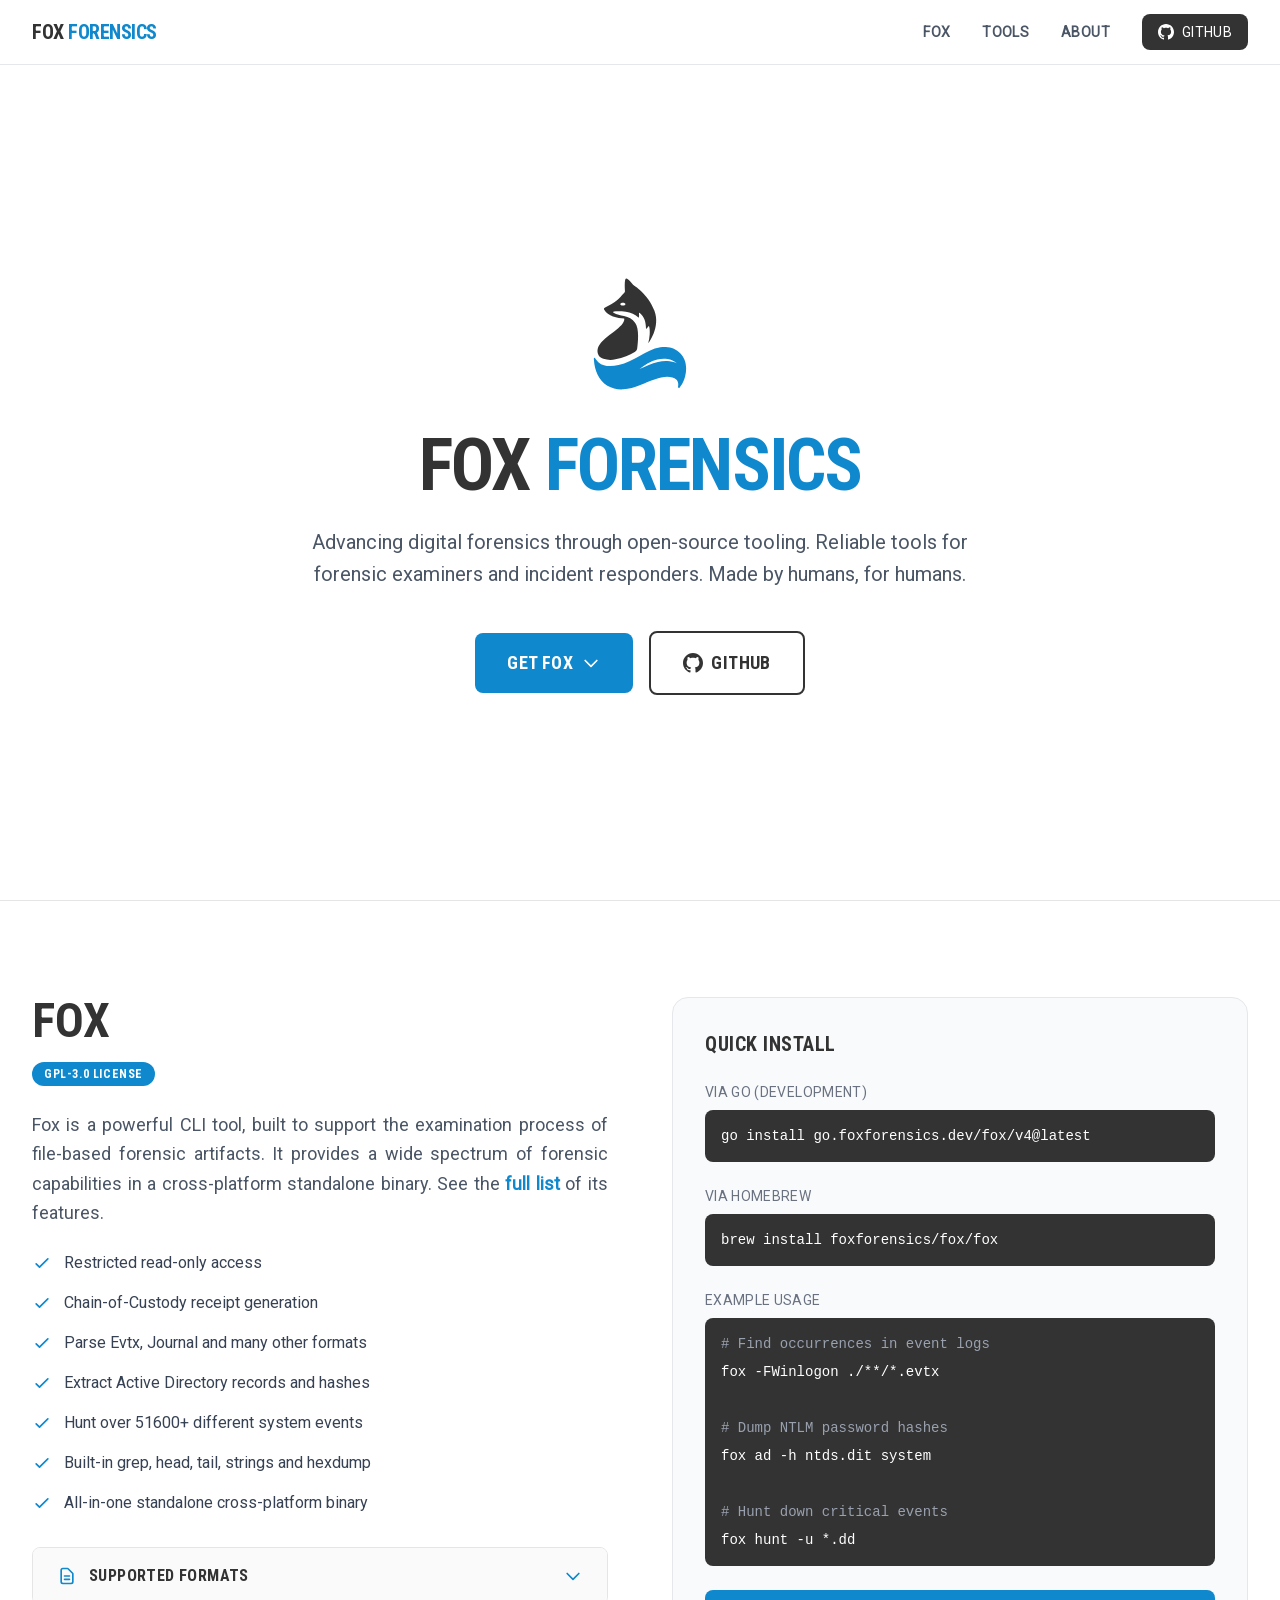
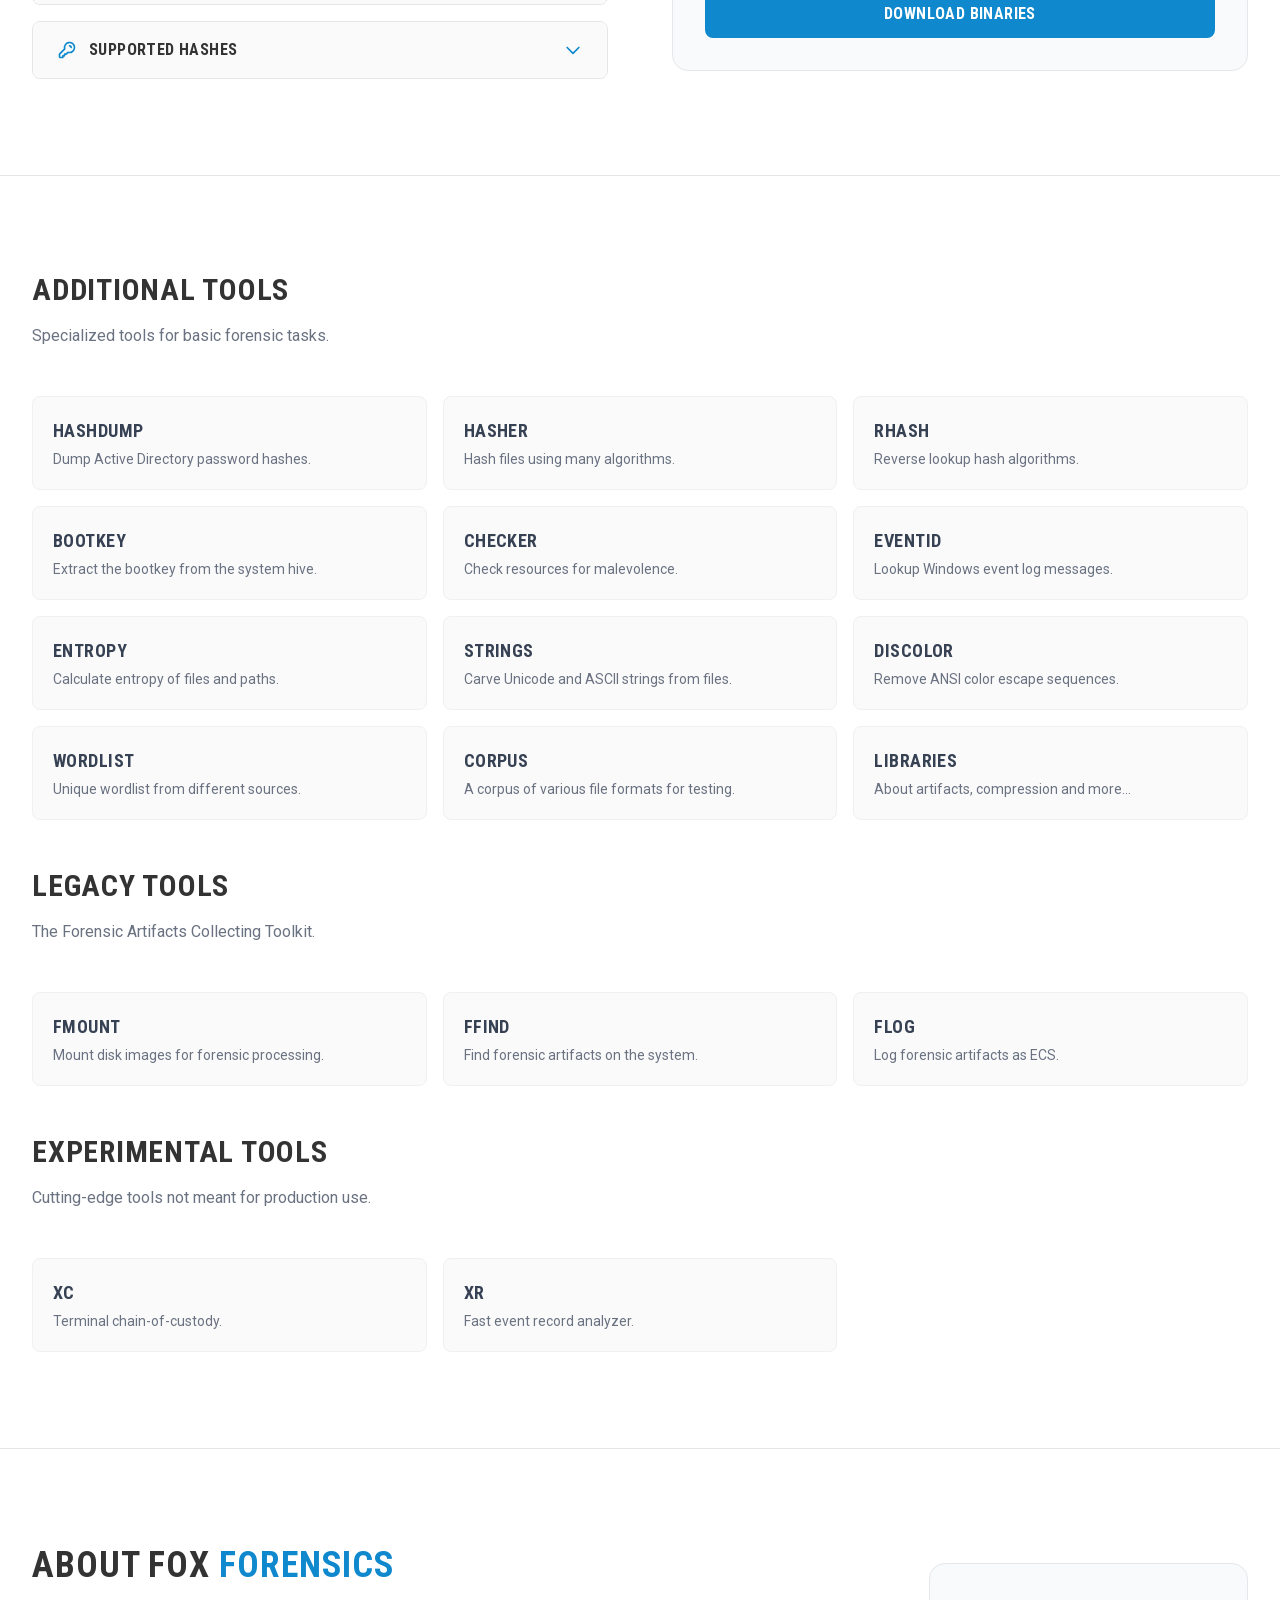
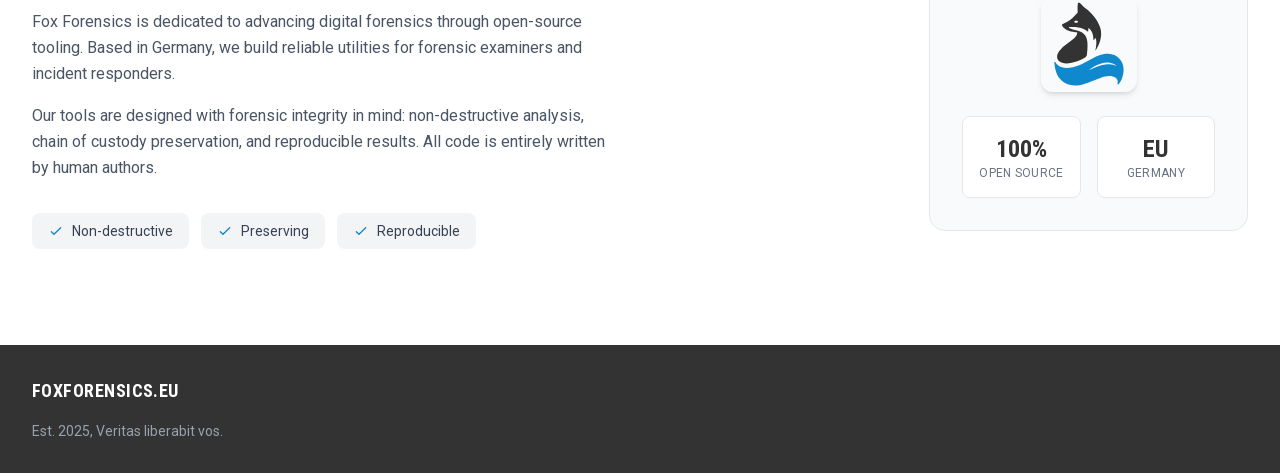
<file: index.html>
<!DOCTYPE html>
<html lang="en" class="scroll-smooth">
<head>
  <meta charset="UTF-8">
  <meta name="viewport" content="width=device-width, initial-scale=1.0">
  <title>Fox Forensics</title>
  <meta name="description" content="Fox Forensics - Advancing digital forensics through open-source tooling.">
  <link rel="shortcut icon" href="img/fox.ico" type="image/x-icon">
  <link rel="preload" href="fonts/font1.woff2" as="font" type="font/woff2" crossorigin>
  <link rel="preload" href="fonts/font2.woff2" as="font" type="font/woff2" crossorigin>
  <link rel="stylesheet" href="css/main.css">
  <link rel="stylesheet" href="css/fox.css">
</head>
<body class="antialiased bg-white">

<!-- Navigation -->
<nav class="fixed top-0 w-full z-40 bg-white border-b border-gray-200">
  <div class="max-w-7xl mx-auto px-4 sm:px-6 lg:px-8">
    <div class="flex items-center justify-between h-16">
      <div class="flex items-center space-x-3 cursor-pointer" onclick="window.scrollTo(0,0)">
        <span class="font-display text-xl tracking-tight text-fox-black uppercase">
          Fox <span class="text-fox-blue">Forensics</span>
        </span>
      </div>

      <div class="hidden md:flex items-center space-x-8">
        <a href="#fox" class="nav-link text-gray-600 hover:text-fox-black transition-colors text-sm font-bold uppercase tracking-wide">Fox</a>
        <a href="#tools" class="nav-link text-gray-600 hover:text-fox-black transition-colors text-sm font-bold uppercase tracking-wide">Tools</a>
        <a href="#about" class="nav-link text-gray-600 hover:text-fox-black transition-colors text-sm font-bold uppercase tracking-wide">About</a>
        <a href="https://github.com/foxforensics" target="_blank" class="px-4 py-2 bg-fox-black text-white hover:bg-fox-blue transition-colors text-sm font-medium rounded-lg flex items-center gap-2 uppercase tracking-wide">
          <svg class="w-4 h-4" fill="currentColor" viewBox="0 0 24 24">
            <path d="M12 0c-6.626 0-12 5.373-12 12 0 5.302 3.438 9.8 8.207 11.387.599.111.793-.261.793-.577v-2.234c-3.338.726-4.033-1.416-4.033-1.416-.546-1.387-1.333-1.756-1.333-1.756-1.089-.745.083-.729.083-.729 1.205.084 1.839 1.237 1.839 1.237 1.07 1.834 2.807 1.304 3.492.997.107-.775.418-1.305.762-1.604-2.665-.305-5.467-1.334-5.467-5.931 0-1.311.469-2.381 1.236-3.221-.124-.303-.535-1.524.117-3.176 0 0 1.008-.322 3.301 1.23.957-.266 1.983-.399 3.003-.404 1.02.005 2.047.138 3.006.404 2.291-1.552 3.297-1.23 3.297-1.23.653 1.653.242 2.874.118 3.176.77.84 1.235 1.911 1.235 3.221 0 4.609-2.807 5.624-5.479 5.921.43.372.823 1.102.823 2.222v3.293c0 .319.192.694.801.576 4.765-1.589 8.199-6.086 8.199-11.386 0-6.627-5.373-12-12-12z"/>
          </svg>
          GitHub
        </a>
      </div>

      <button id="mobile-menu-btn" class="md:hidden text-gray-600 hover:text-fox-black">
        <svg class="w-6 h-6" fill="none" stroke="currentColor" viewBox="0 0 24 24">
          <path stroke-linecap="round" stroke-linejoin="round" stroke-width="2" d="M4 6h16M4 12h16M4 18h16"/>
        </svg>
      </button>
    </div>
  </div>

  <!-- Mobile Menu -->
  <div id="mobile-menu" class="hidden md:hidden bg-white border-b border-gray-200">
    <div class="px-4 pt-2 pb-3 space-y-1">
      <a href="#fox" class="block px-3 py-2 text-gray-600 hover:text-fox-blue hover:bg-gray-50 rounded-md uppercase tracking-wide">Fox</a>
      <a href="#tools" class="block px-3 py-2 text-gray-600 hover:text-fox-blue hover:bg-gray-50 rounded-md uppercase tracking-wide">Tools</a>
      <a href="#about" class="block px-3 py-2 text-gray-600 hover:text-fox-blue hover:bg-gray-50 rounded-md uppercase tracking-wide">About</a>
    </div>
  </div>
</nav>

<!-- Main Section -->
<section class="relative min-h-screen flex items-center justify-center pt-16 bg-white">
  <div class="max-w-5xl mx-auto px-4 sm:px-6 lg:px-8 text-center">
    <div class="mb-8 flex justify-center">
      <img src="img/fox.svg" alt="Fox Forensics" width="300" height="300" class="w-24 h-24 md:w-32 md:h-32 rounded-2xl object-cover">
    </div>

    <h1 class="text-5xl md:text-6xl lg:text-7xl font-display mb-6 tracking-tight text-fox-black uppercase">
      Fox <span class="text-fox-blue">Forensics</span>
    </h1>

    <p class="max-w-2xl mx-auto text-xl text-gray-600 mb-10 leading-relaxed">
      Advancing digital forensics through open-source tooling. Reliable tools for forensic examiners and incident responders. Made by humans, for humans.
    </p>

    <div class="flex flex-col sm:flex-row gap-4 justify-center items-center">
      <a href="#fox" class="btn-primary px-8 py-4 font-display text-lg rounded-lg flex items-center gap-2 uppercase tracking-wide">
        Get Fox
        <svg class="w-5 h-5" fill="none" stroke="currentColor" viewBox="0 0 24 24">
          <path stroke-linecap="round" stroke-linejoin="round" stroke-width="2" d="M19 9l-7 7-7-7"/>
        </svg>
      </a>
      <a href="https://github.com/foxforensics/" target="_blank" class="btn-outline px-8 py-4 font-display text-lg rounded-lg flex items-center gap-2 uppercase tracking-wide bg-white">
        <svg class="w-5 h-5" fill="currentColor" viewBox="0 0 24 24">
          <path d="M12 0c-6.626 0-12 5.373-12 12 0 5.302 3.438 9.8 8.207 11.387.599.111.793-.261.793-.577v-2.234c-3.338.726-4.033-1.416-4.033-1.416-.546-1.387-1.333-1.756-1.333-1.756-1.089-.745.083-.729.083-.729 1.205.084 1.839 1.237 1.839 1.237 1.07 1.834 2.807 1.304 3.492.997.107-.775.418-1.305.762-1.604-2.665-.305-5.467-1.334-5.467-5.931 0-1.311.469-2.381 1.236-3.221-.124-.303-.535-1.524.117-3.176 0 0 1.008-.322 3.301 1.23.957-.266 1.983-.399 3.003-.404 1.02.005 2.047.138 3.006.404 2.291-1.552 3.297-1.23 3.297-1.23.653 1.653.242 2.874.118 3.176.77.84 1.235 1.911 1.235 3.221 0 4.609-2.807 5.624-5.479 5.921.43.372.823 1.102.823 2.222v3.293c0 .319.192.694.801.576 4.765-1.589 8.199-6.086 8.199-11.386 0-6.627-5.373-12-12-12z"/>
        </svg>
        GitHub
      </a>
    </div>
  </div>
</section>

<div class="section-divider"></div>

<!-- Fox Section -->
<section id="fox" class="py-24 bg-white">
  <div class="max-w-7xl mx-auto px-4 sm:px-6 lg:px-8">
    <div class="grid grid-cols-1 lg:grid-cols-2 gap-16 items-start">
      <div>
        <h2 class="text-4xl md:text-5xl font-display mb-4 text-fox-black uppercase">
          <a class="nav-link" href="https://foxforensics.dev/fox" target="_blank">Fox</a>
        </h2>

        <div class="inline-flex items-center gap-2 px-3 py-1 rounded-full bg-fox-blue text-white text-xs font-display uppercase tracking-wider mb-6">
          <a href="https://foxforensics.dev/fox" target="_blank">GPL-3.0 License</a>
        </div>

        <p class="text-lg text-justify text-gray-600 mb-6 leading-relaxed">
          Fox is a powerful CLI tool, built to support the examination process of file-based forensic artifacts. It provides a wide spectrum of forensic capabilities in a cross-platform standalone binary. See the <a class="font-bold text-fox-blue" href="https://foxforensics.dev/fox" target="_blank">full list</a> of its features.
        </p>
        <div class="space-y-4 mb-8">
          <div class="flex items-start gap-3">
            <svg class="w-5 h-5 text-fox-blue mt-0.5 flex-shrink-0" fill="none" stroke="currentColor" viewBox="0 0 24 24">
              <path stroke-linecap="round" stroke-linejoin="round" stroke-width="2" d="M5 13l4 4L19 7"/>
            </svg>
            <span class="text-gray-700">Restricted read-only access</span>
          </div>
          <div class="flex items-start gap-3">
            <svg class="w-5 h-5 text-fox-blue mt-0.5 flex-shrink-0" fill="none" stroke="currentColor" viewBox="0 0 24 24">
              <path stroke-linecap="round" stroke-linejoin="round" stroke-width="2" d="M5 13l4 4L19 7"/>
            </svg>
            <span class="text-gray-700">Chain-of-Custody receipt generation</span>
          </div>
          <div class="flex items-start gap-3">
            <svg class="w-5 h-5 text-fox-blue mt-0.5 flex-shrink-0" fill="none" stroke="currentColor" viewBox="0 0 24 24">
              <path stroke-linecap="round" stroke-linejoin="round" stroke-width="2" d="M5 13l4 4L19 7"/>
            </svg>
            <span class="text-gray-700">Parse Evtx, Journal and many other formats</span>
          </div>
          <div class="flex items-start gap-3">
            <svg class="w-5 h-5 text-fox-blue mt-0.5 flex-shrink-0" fill="none" stroke="currentColor" viewBox="0 0 24 24">
              <path stroke-linecap="round" stroke-linejoin="round" stroke-width="2" d="M5 13l4 4L19 7"/>
            </svg>
            <span class="text-gray-700">Extract Active Directory records and hashes</span>
          </div>
          <div class="flex items-start gap-3">
            <svg class="w-5 h-5 text-fox-blue mt-0.5 flex-shrink-0" fill="none" stroke="currentColor" viewBox="0 0 24 24">
              <path stroke-linecap="round" stroke-linejoin="round" stroke-width="2" d="M5 13l4 4L19 7"/>
            </svg>
            <span class="text-gray-700">Hunt over 51600+ different system events</span>
          </div>
          <div class="flex items-start gap-3">
            <svg class="w-5 h-5 text-fox-blue mt-0.5 flex-shrink-0" fill="none" stroke="currentColor" viewBox="0 0 24 24">
              <path stroke-linecap="round" stroke-linejoin="round" stroke-width="2" d="M5 13l4 4L19 7"/>
            </svg>
            <span class="text-gray-700">Built-in grep, head, tail, strings and hexdump</span>
          </div>
          <div class="flex items-start gap-3">
            <svg class="w-5 h-5 text-fox-blue mt-0.5 flex-shrink-0" fill="none" stroke="currentColor" viewBox="0 0 24 24">
              <path stroke-linecap="round" stroke-linejoin="round" stroke-width="2" d="M5 13l4 4L19 7"/>
            </svg>
            <span class="text-gray-700">All-in-one standalone cross-platform binary</span>
          </div>
        </div>

        <!-- Toggle Section: Supported File Types -->
        <div class="toggle-section mb-4">
          <div class="toggle-header" onclick="toggleSection(this)">
            <div class="flex items-center gap-3">
              <svg class="w-5 h-5 text-fox-blue toggle-icon" fill="none" stroke="currentColor" viewBox="0 0 24 24">
                <path stroke-linecap="round" stroke-linejoin="round" stroke-width="2" d="M9 12h6m-6 4h6m2 5H7a2 2 0 01-2-2V5a2 2 0 012-2h5.586a1 1 0 01.707.293l5.414 5.414a1 1 0 01.293.707V19a2 2 0 01-2 2z"/>
              </svg>
              <span class="font-display uppercase tracking-wide">Supported Formats</span>
            </div>
            <svg class="w-5 h-5 toggle-icon" fill="none" stroke="currentColor" viewBox="0 0 24 24">
              <path stroke-linecap="round" stroke-linejoin="round" stroke-width="2" d="M19 9l-7 7-7-7"/>
            </svg>
          </div>
          <div class="toggle-content">
            <div class="p-4 bg-white border-t border-gray-200">
              <div class="mb-4">
                <div class="support-category-title">AD Records</div>
                <div class="flex flex-wrap">
                  <span class="support-type-tag">NTLM</span>
                  <span class="support-type-tag">Users</span>
                  <span class="support-type-tag">Groups</span>
                  <span class="support-type-tag">Computers</span>
                </div>
              </div>
              <div class="mb-4">
                <div class="support-category-title">Log Formats</div>
                <div class="flex flex-wrap">
                  <span class="support-type-tag">Evtx</span>
                  <span class="support-type-tag">Journal</span>
                  <span class="support-type-tag">Fortigate</span>
                </div>
              </div>
              <div class="mb-4">
                <div class="support-category-title">Binary Formats</div>
                <div class="flex flex-wrap">
                  <span class="support-type-tag">PE/COFF</span>
                  <span class="support-type-tag">ELF</span>
                  <span class="support-type-tag">ESE/EDB</span>
                  <span class="support-type-tag">MFT</span>
                  <span class="support-type-tag">LNK</span>
                  <span class="support-type-tag">PF</span>
                  <span class="support-type-tag">PST</span>
                </div>
              </div>
              <div class="mb-4">
                <div class="support-category-title">Archive Formats</div>
                <div class="flex flex-wrap">
                  <span class="support-type-tag">7-Zip</span>
                  <span class="support-type-tag">AR</span>
                  <span class="support-type-tag">CAB</span>
                  <span class="support-type-tag">CFB</span>
                  <span class="support-type-tag">CPIO</span>
                  <span class="support-type-tag">ISO</span>
                  <span class="support-type-tag">MSI</span>
                  <span class="support-type-tag">RAR</span>
                  <span class="support-type-tag">RPM</span>
                  <span class="support-type-tag">TAR</span>
                  <span class="support-type-tag">XAR</span>
                  <span class="support-type-tag">ZIP</span>
                </div>
              </div>
              <div>
                <div class="support-category-title">Compression Formats</div>
                <div class="flex flex-wrap">
                  <span class="support-type-tag">BGZF</span>
                  <span class="support-type-tag">Brotli</span>
                  <span class="support-type-tag">Bzip2</span>
                  <span class="support-type-tag">Gzip</span>
                  <span class="support-type-tag">Kanzi</span>
                  <span class="support-type-tag">LZ4</span>
                  <span class="support-type-tag">Lzip</span>
                  <span class="support-type-tag">LZMA</span>
                  <span class="support-type-tag">LZFSE</span>
                  <span class="support-type-tag">LZNT1</span>
                  <span class="support-type-tag">LZO</span>
                  <span class="support-type-tag">LZVN</span>
                  <span class="support-type-tag">LZW</span>
                  <span class="support-type-tag">LZX</span>
                  <span class="support-type-tag">MinLZ</span>
                  <span class="support-type-tag">S2</span>
                  <span class="support-type-tag">Snappy</span>
                  <span class="support-type-tag">XZ</span>
                  <span class="support-type-tag">zlib</span>
                  <span class="support-type-tag">zstd</span>
                </div>
              </div>
            </div>
          </div>
        </div>

        <!-- Toggle Section: Supported Hash Types -->
        <div class="toggle-section">
          <div class="toggle-header" onclick="toggleSection(this)">
            <div class="flex items-center gap-3">
              <svg class="w-5 h-5 text-fox-blue toggle-icon" fill="none" stroke="currentColor" viewBox="0 0 24 24">
                <path stroke-linecap="round" stroke-linejoin="round" stroke-width="2" d="M15 7a2 2 0 012 2m4 0a6 6 0 01-7.743 5.743L11 17H9v2H7v2H4a1 1 0 01-1-1v-2.586a1 1 0 01.293-.707l5.964-5.964A6 6 0 1121 9z"/>
              </svg>
              <span class="font-display uppercase tracking-wide">Supported Hashes</span>
            </div>
            <svg class="w-5 h-5 toggle-icon" fill="none" stroke="currentColor" viewBox="0 0 24 24">
              <path stroke-linecap="round" stroke-linejoin="round" stroke-width="2" d="M19 9l-7 7-7-7"/>
            </svg>
          </div>
          <div class="toggle-content">
            <div class="p-4 bg-white border-t border-gray-200">
              <div class="support-category">
                <div class="support-category-title">Cryptographic Hashes</div>
                <div class="flex flex-wrap">
                  <span class="support-type-tag">BLAKE2S-256</span>
                  <span class="support-type-tag">BLAKE2B-256</span>
                  <span class="support-type-tag">BLAKE2B-384</span>
                  <span class="support-type-tag">BLAKE2B-512</span>
                  <span class="support-type-tag">BLAKE3-256</span>
                  <span class="support-type-tag">BLAKE3-512</span>
                  <span class="support-type-tag">GOST2012-256</span>
                  <span class="support-type-tag">GOST2012-512</span>
                  <span class="support-type-tag">HAS-160</span>
                  <span class="support-type-tag">LSH-256</span>
                  <span class="support-type-tag">LSH-512</span>
                  <span class="support-type-tag">MD2</span>
                  <span class="support-type-tag">MD4</span>
                  <span class="support-type-tag">MD5</span>
                  <span class="support-type-tag">MD6</span>
                  <span class="support-type-tag">RIPEMD-160</span>
                  <span class="support-type-tag">SHAKE128</span>
                  <span class="support-type-tag">SHAKE256</span>
                  <span class="support-type-tag">SHA1</span>
                  <span class="support-type-tag">SHA224</span>
                  <span class="support-type-tag">SHA256</span>
                  <span class="support-type-tag">SHA512</span>
                  <span class="support-type-tag">SHA3</span>
                  <span class="support-type-tag">SHA3-224</span>
                  <span class="support-type-tag">SHA3-256</span>
                  <span class="support-type-tag">SHA3-384</span>
                  <span class="support-type-tag">SHA3-512</span>
                  <span class="support-type-tag">Skein-224</span>
                  <span class="support-type-tag">Skein-256</span>
                  <span class="support-type-tag">Skein-384</span>
                  <span class="support-type-tag">Skein-512</span>
                  <span class="support-type-tag">SM3</span>
                  <span class="support-type-tag">Whirlpool</span>
                </div>
              </div>
              <div class="support-category">
                <div class="support-category-title">Performance Hashes</div>
                <div class="flex flex-wrap">
                  <span class="support-type-tag">DJB2</span>
                  <span class="support-type-tag">FNV-1</span>
                  <span class="support-type-tag">FNV-1a</span>
                  <span class="support-type-tag">Murmur3</span>
                  <span class="support-type-tag">RapidHash</span>
                  <span class="support-type-tag">SipHash</span>
                  <span class="support-type-tag">XXH32</span>
                  <span class="support-type-tag">XXH64</span>
                  <span class="support-type-tag">XXH3</span>
                </div>
              </div>
              <div class="support-category">
                <div class="support-category-title">Perceptual Hashes</div>
                <div class="flex flex-wrap">
                  <span class="support-type-tag">Average</span>
                  <span class="support-type-tag">Difference</span>
                  <span class="support-type-tag">Median</span>
                  <span class="support-type-tag">PHash</span>
                  <span class="support-type-tag">WHash</span>
                  <span class="support-type-tag">MarrHildreth</span>
                  <span class="support-type-tag">BlockMean</span>
                  <span class="support-type-tag">PDQ</span>
                  <span class="support-type-tag">RASH</span>
                </div>
              </div>
              <div class="support-category">
                <div class="support-category-title">Similarity Hashes</div>
                <div class="flex flex-wrap">
                  <span class="support-type-tag">ImpFuzzy</span>
                  <span class="support-type-tag">ImpHashO</span>
                  <span class="support-type-tag">ImpHashS</span>
                  <span class="support-type-tag">SSDeep</span>
                  <span class="support-type-tag">TLSH</span>
                </div>
              </div>
              <div class="support-category">
                <div class="support-category-title">Windows Hashes</div>
                <div class="flex flex-wrap">
                  <span class="support-type-tag">PE</span>
                  <span class="support-type-tag">LM</span>
                  <span class="support-type-tag">NT</span>
                </div>
              </div>
              <div class="support-category">
                <div class="support-category-title">Checksums</div>
                <div class="flex flex-wrap">
                  <span class="support-type-tag">Adler32</span>
                  <span class="support-type-tag">Fletcher4</span>
                  <span class="support-type-tag">CRC16-CCITT</span>
                  <span class="support-type-tag">CRC32-C</span>
                  <span class="support-type-tag">CRC32-IEEE</span>
                  <span class="support-type-tag">CRC64-ECMA</span>
                  <span class="support-type-tag">CRC64-ISO</span>
                </div>
              </div>
            </div>
          </div>
        </div>
      </div>

      <div class="bg-gray-50 rounded-2xl p-8 border border-gray-200">
        <h3 class="font-display text-xl mb-6 uppercase text-fox-black tracking-wide">Quick Install</h3>

        <div class="space-y-6">
          <div>
            <p class="text-sm text-gray-500 mb-2 uppercase tracking-wide font-medium">Via Go (Development)</p>
            <div class="bg-fox-black rounded-lg p-4 font-mono text-sm text-white overflow-x-auto">
              go install go.foxforensics.dev/fox/v4@latest
            </div>
          </div>

          <div>
            <p class="text-sm text-gray-500 mb-2 uppercase tracking-wide font-medium">Via Homebrew</p>
            <div class="bg-fox-black rounded-lg p-4 font-mono text-sm text-white overflow-x-auto">
              brew install foxforensics/fox/fox
            </div>
          </div>

          <div>
            <p class="text-sm text-gray-500 mb-2 uppercase tracking-wide font-medium">Example Usage</p>
            <div class="bg-fox-black rounded-lg p-4 font-mono text-sm text-white overflow-x-auto space-y-2">
              <div class="text-gray-400"># Find occurrences in event logs</div>
              <div>fox -FWinlogon ./**/*.evtx</div>
              <br/>
              <div class="text-gray-400 mt-2"># Dump NTLM password hashes</div>
              <div>fox ad -h ntds.dit system</div>
              <br/>
              <div class="text-gray-400 mt-2"># Hunt down critical events</div>
              <div>fox hunt -u *.dd</div>
            </div>
          </div>
        </div>

        <a href="https://foxforensics.dev/fox/releases" target="_blank" class="mt-6 w-full btn-primary px-6 py-3 rounded-lg font-display uppercase tracking-wide text-center block">
          Download Binaries
        </a>
      </div>
    </div>
  </div>
</section>

<div class="section-divider"></div>

<!-- Tools Section -->
<section id="tools" class="py-24 bg-white">
  <div class="max-w-7xl mx-auto px-4 sm:px-6 lg:px-8">
    <div class="mb-12">
      <h2 class="text-3xl font-display mb-4 text-fox-black uppercase tracking-wide">
        <a class="nav-link" href="https://foxforensics.dev" target="_blank">Additional Tools</a>
      </h2>
      <p class="text-gray-500">Specialized tools for basic forensic tasks.</p>
    </div>

    <div class="grid grid-cols-1 mb-12 md:grid-cols-2 lg:grid-cols-3 gap-4">
      <div class="tool-card-muted rounded-lg p-5 cursor-pointer" onclick="window.open('https://foxforensics.dev/hashdump', '_blank')">
        <h3 class="font-display text-lg text-gray-700 mb-1 uppercase tracking-wide">hashdump</h3>
        <p class="text-gray-500 text-sm">Dump Active Directory password hashes.</p>
      </div>

      <div class="tool-card-muted rounded-lg p-5 cursor-pointer" onclick="window.open('https://foxforensics.dev/hasher', '_blank')">
        <h3 class="font-display text-lg text-gray-700 mb-1 uppercase tracking-wide">hasher</h3>
        <p class="text-gray-500 text-sm">Hash files using many algorithms.</p>
      </div>

      <div class="tool-card-muted rounded-lg p-5 cursor-pointer" onclick="window.open('https://foxforensics.dev/rhash', '_blank')">
        <h3 class="font-display text-lg text-gray-700 mb-1 uppercase tracking-wide">rhash</h3>
        <p class="text-gray-500 text-sm">Reverse lookup hash algorithms.</p>
      </div>

      <div class="tool-card-muted rounded-lg p-5 cursor-pointer" onclick="window.open('https://foxforensics.dev/bootkey', '_blank')">
        <h3 class="font-display text-lg text-gray-700 mb-1 uppercase tracking-wide">bootkey</h3>
        <p class="text-gray-500 text-sm">Extract the bootkey from the system hive.</p>
      </div>

      <div class="tool-card-muted rounded-lg p-5 cursor-pointer" onclick="window.open('https://foxforensics.dev/checker', '_blank')">
        <h3 class="font-display text-lg text-gray-700 mb-1 uppercase tracking-wide">checker</h3>
        <p class="text-gray-500 text-sm">Check resources for malevolence.</p>
      </div>

      <div class="tool-card-muted rounded-lg p-5 cursor-pointer" onclick="window.open('https://foxforensics.dev/eventid', '_blank')">
        <h3 class="font-display text-lg text-gray-700 mb-1 uppercase tracking-wide">eventid</h3>
        <p class="text-gray-500 text-sm">Lookup Windows event log messages.</p>
      </div>

      <div class="tool-card-muted rounded-lg p-5 cursor-pointer" onclick="window.open('https://foxforensics.dev/entropy', '_blank')">
        <h3 class="font-display text-lg text-gray-700 mb-1 uppercase tracking-wide">entropy</h3>
        <p class="text-gray-500 text-sm">Calculate entropy of files and paths.</p>
      </div>

      <div class="tool-card-muted rounded-lg p-5 cursor-pointer" onclick="window.open('https://foxforensics.dev/strings', '_blank')">
        <h3 class="font-display text-lg text-gray-700 mb-1 uppercase tracking-wide">strings</h3>
        <p class="text-gray-500 text-sm">Carve Unicode and ASCII strings from files.</p>
      </div>

      <div class="tool-card-muted rounded-lg p-5 cursor-pointer" onclick="window.open('https://foxforensics.dev/discolor', '_blank')">
        <h3 class="font-display text-lg text-gray-700 mb-1 uppercase tracking-wide">discolor</h3>
        <p class="text-gray-500 text-sm">Remove ANSI color escape sequences.</p>
      </div>

      <div class="tool-card-muted rounded-lg p-5 cursor-pointer" onclick="window.open('https://foxforensics.dev/wordlist', '_blank')">
        <h3 class="font-display text-lg text-gray-700 mb-1 uppercase tracking-wide">wordlist</h3>
        <p class="text-gray-500 text-sm">Unique wordlist from different sources.</p>
      </div>

      <div class="tool-card-muted rounded-lg p-5 cursor-pointer" onclick="window.open('https://foxforensics.dev/corpus', '_blank')">
        <h3 class="font-display text-lg text-gray-700 mb-1 uppercase tracking-wide">corpus</h3>
        <p class="text-gray-500 text-sm">A corpus of various file formats for testing.</p>
      </div>

      <div class="tool-card-muted rounded-lg p-5 cursor-pointer" onclick="window.open('https://foxforensics.dev?q=go-', '_blank')">
        <h3 class="font-display text-lg text-gray-700 mb-1 uppercase tracking-wide">Libraries</h3>
        <p class="text-gray-500 text-sm">About artifacts, compression and more...</p>
      </div>
    </div>

    <div class="mb-12">
      <h2 class="text-3xl font-display mb-4 text-fox-black uppercase tracking-wide">
        <a class="nav-link" href="https://foxforensics.dev" target="_blank">Legacy Tools</a>
      </h2>
      <p class="text-gray-500">The Forensic Artifacts Collecting Toolkit.</p>
    </div>

    <div class="grid grid-cols-1 mb-12 md:grid-cols-2 lg:grid-cols-3 gap-4">
      <div class="tool-card-muted rounded-lg p-5 cursor-pointer" onclick="window.open('https://foxforensics.dev/fmount', '_blank')">
        <h3 class="font-display text-lg text-gray-700 mb-1 uppercase tracking-wide">fmount</h3>
        <p class="text-gray-500 text-sm">Mount disk images for forensic processing.</p>
      </div>

      <div class="tool-card-muted rounded-lg p-5 cursor-pointer" onclick="window.open('https://foxforensics.dev/ffind', '_blank')">
        <h3 class="font-display text-lg text-gray-700 mb-1 uppercase tracking-wide">ffind</h3>
        <p class="text-gray-500 text-sm">Find forensic artifacts on the system.</p>
      </div>

      <div class="tool-card-muted rounded-lg p-5 cursor-pointer" onclick="window.open('https://foxforensics.dev/flog', '_blank')">
        <h3 class="font-display text-lg text-gray-700 mb-1 uppercase tracking-wide">flog</h3>
        <p class="text-gray-500 text-sm">Log forensic artifacts as ECS.</p>
      </div>
    </div>

    <div class="mb-12">
      <h2 class="text-3xl font-display mb-4 text-fox-black uppercase tracking-wide">
        <a class="nav-link" href="https://foxforensics.dev" target="_blank">Experimental Tools</a>
      </h2>
      <p class="text-gray-500">Cutting-edge tools not meant for production use.</p>
    </div>

    <div class="grid grid-cols-1 md:grid-cols-2 lg:grid-cols-3 gap-4">
      <div class="tool-card-muted rounded-lg p-5 cursor-pointer" onclick="window.open('https://foxforensics.dev/xc', '_blank')">
        <h3 class="font-display text-lg text-gray-700 mb-1 uppercase tracking-wide">xc</h3>
        <p class="text-gray-500 text-sm">Terminal chain-of-custody.</p>
      </div>

      <div class="tool-card-muted rounded-lg p-5 cursor-pointer" onclick="window.open('https://foxforensics.dev/xr', '_blank')">
        <h3 class="font-display text-lg text-gray-700 mb-1 uppercase tracking-wide">xr</h3>
        <p class="text-gray-500 text-sm">Fast event record analyzer.</p>
      </div>
    </div>
  </div>
</section>

<div class="section-divider"></div>

<!-- About Section -->
<section id="about" class="py-24 bg-white">
  <div class="max-w-7xl mx-auto px-4 sm:px-6 lg:px-8">
    <div class="grid grid-cols-1 lg:grid-cols-2 gap-16 items-center">
      <div>
        <h2 class="text-3xl md:text-4xl font-display mb-6 text-fox-black uppercase tracking-wide">
          About Fox <span class="text-fox-blue">Forensics</span>
        </h2>
        <div class="space-y-4 text-gray-600 leading-relaxed">
          <p>
            Fox Forensics is dedicated to advancing digital forensics through open-source
            tooling. Based in Germany, we build reliable utilities for forensic examiners
            and incident responders.
          </p>
          <p>
            Our tools are designed with forensic integrity in mind: non-destructive analysis,
            chain of custody preservation, and reproducible results. All code is entirely written by human authors.
          </p>
        </div>

        <div class="mt-8 flex flex-wrap gap-3">
          <span class="px-4 py-2 bg-gray-100 text-gray-700 text-sm rounded-lg flex items-center gap-2">
            <svg class="w-4 h-4 text-fox-blue" fill="none" stroke="currentColor" viewBox="0 0 24 24">
              <path stroke-linecap="round" stroke-linejoin="round" stroke-width="2" d="M5 13l4 4L19 7"/>
            </svg>
            Non-destructive
          </span>
          <span class="px-4 py-2 bg-gray-100 text-gray-700 text-sm rounded-lg flex items-center gap-2">
            <svg class="w-4 h-4 text-fox-blue" fill="none" stroke="currentColor" viewBox="0 0 24 24">
              <path stroke-linecap="round" stroke-linejoin="round" stroke-width="2" d="M5 13l4 4L19 7"/>
            </svg>
            Preserving
          </span>
          <span class="px-4 py-2 bg-gray-100 text-gray-700 text-sm rounded-lg flex items-center gap-2">
            <svg class="w-4 h-4 text-fox-blue" fill="none" stroke="currentColor" viewBox="0 0 24 24">
              <path stroke-linecap="round" stroke-linejoin="round" stroke-width="2" d="M5 13l4 4L19 7"/>
            </svg>
            Reproducible
          </span>
        </div>
      </div>

      <div class="flex justify-end">
        <div class="bg-gray-50 rounded-2xl p-8 border border-gray-200">
          <img src="img/fox.svg" alt="Fox Forensics" class="w-24 h-24 rounded-xl object-cover mx-auto mb-6 shadow-md">
          <div class="grid grid-cols-2 gap-4 text-center">
            <div class="bg-white rounded-lg p-4 border border-gray-200">
              <div class="text-2xl font-display text-fox-black">100%</div>
              <div class="text-xs text-gray-500 uppercase tracking-wide">Open Source</div>
            </div>
            <div class="bg-white rounded-lg p-4 border border-gray-200">
              <div class="text-2xl font-display text-fox-black">EU</div>
              <div class="text-xs text-gray-500 uppercase tracking-wide">Germany</div>
            </div>
          </div>
        </div>
      </div>
    </div>
  </div>
</section>

<!-- Footer -->
<footer class="bg-fox-black text-white py-8">
  <div class="max-w-7xl mx-auto px-4 sm:px-6 lg:px-8">
    <div class="col-span-1 md:col-span-2">
      <div class="flex items-center space-x-3 mb-4">
        <span class="font-display text-lg uppercase tracking-wide">
          <a href="https://foxforensics.eu" target="_blank">foxforensics.eu</a>
        </span>
      </div>
      <p class="text-gray-400 text-sm max-w-xs">
        Est. 2025, Veritas liberabit vos.
      </p>
    </div>
  </div>
</footer>

<script src="js/fox.js"></script>
</body>
</html>
</file>
<file: css/fox.css>
/* Font Styles */
@font-face {
  font-family: 'Roboto';
  font-style: normal;
  font-weight: 400;
  font-stretch: 100%;
  font-display: size-adjust;
  src: url(../fonts/font1.woff2) format('woff2');
}

@font-face {
  font-family: 'Roboto Condensed';
  font-style: normal;
  font-weight: 700;
  font-display: size-adjust;
  src: url(../fonts/font2.woff2) format('woff2');
}

#main {
  background-color: white;
  background-image:
      linear-gradient(to bottom, transparent, white),
      linear-gradient(rgba(255,255,255,.5), rgba(255,255,255,.5)),
      url("../img/globe2.jpg");
  background-size: cover;
}

/* Base Styles */
html {
  overflow-y: scroll;
}

body {
  font-family: 'Roboto', sans-serif;
  background-color: #ffffff;
  color: #333333;
}

h1, h2, h3, h4, h5, h6, .font-display {
  font-family: 'Roboto Condensed', sans-serif;
  font-weight: 700;
}

/* Button Styles */
.btn-primary {
  background-color: #0f88cd;
  color: #ffffff;
  transition: all 0.3s ease;
}

.btn-primary:hover {
  background-color: #0a6ba8;
}

.btn-outline {
  border: 2px solid #333333;
  color: #333333;
  transition: all 0.3s ease;
}

.btn-outline:hover {
  border-color: #0f88cd;
  color: #0f88cd;
}

/* Navigation Styles */
.nav-link {
  position: relative;
}

.nav-link::after {
  content: '';
  position: absolute;
  width: 0;
  height: 2px;
  bottom: -4px;
  left: 0;
  background-color: #0f88cd;
  transition: width 0.3s ease;
}

.nav-link:hover::after {
  width: 100%;
}

/* Section Divider */
.section-divider {
  background: #e5e5e5;
  height: 1px;
}

/* Tools Styles */
.tool-card-muted {
  border: 1px solid #f0f0f0;
  background-color: #fafafa;
  transition: all 0.3s ease;
}

.tool-card-muted:hover {
  border-color: #d0d0d0;
}

/* Toggle Styles */
.toggle-section {
  border: 1px solid #e5e5e5;
  border-radius: 0.5rem;
  overflow: hidden;
}

.toggle-header {
  background-color: #fafafa;
  padding: 1rem 1.5rem;
  cursor: pointer;
  display: flex;
  justify-content: space-between;
  align-items: center;
  transition: background-color 0.2s ease;
}

.toggle-header:hover {
  background-color: #f0f0f0;
}

.toggle-header.active {
  background-color: #0f88cd;
  color: #ffffff;
}

.toggle-header.active .toggle-icon {
  color: #ffffff;
}

.toggle-content {
  max-height: 0;
  overflow: hidden;
  transition: max-height 0.3s ease-out;
}

.toggle-content.open {
  max-height: 2000px;
  transition: max-height 0.5s ease-in;
}

.toggle-icon {
  transition: transform 0.3s ease;
  color: #0f88cd;
}

.toggle-header.active .toggle-icon {
  transform: rotate(180deg);
}

/* Support Styles */
.support-type-tag {
  display: inline-block;
  padding: 0.25rem 0.75rem;
  margin: 0.25rem;
  background-color: #f0f0f0;
  border-radius: 0.25rem;
  font-size: 0.875rem;
  color: #333333;
}

.support-category {
  margin-bottom: 1rem;
}

.support-category-title {
  font-weight: 600;
  color: #0f88cd;
  margin-bottom: 0.5rem;
  font-size: 0.875rem;
  text-transform: uppercase;
  letter-spacing: 0.05em;
}

/* Fox Colors */
.text-fox-black {
  color: #333333;
}

.text-fox-blue {
  color: #0f88cd;
}

.bg-fox-black {
  background-color: #333333;
}

.bg-fox-blue {
  background-color: #0f88cd;
}
</file>
